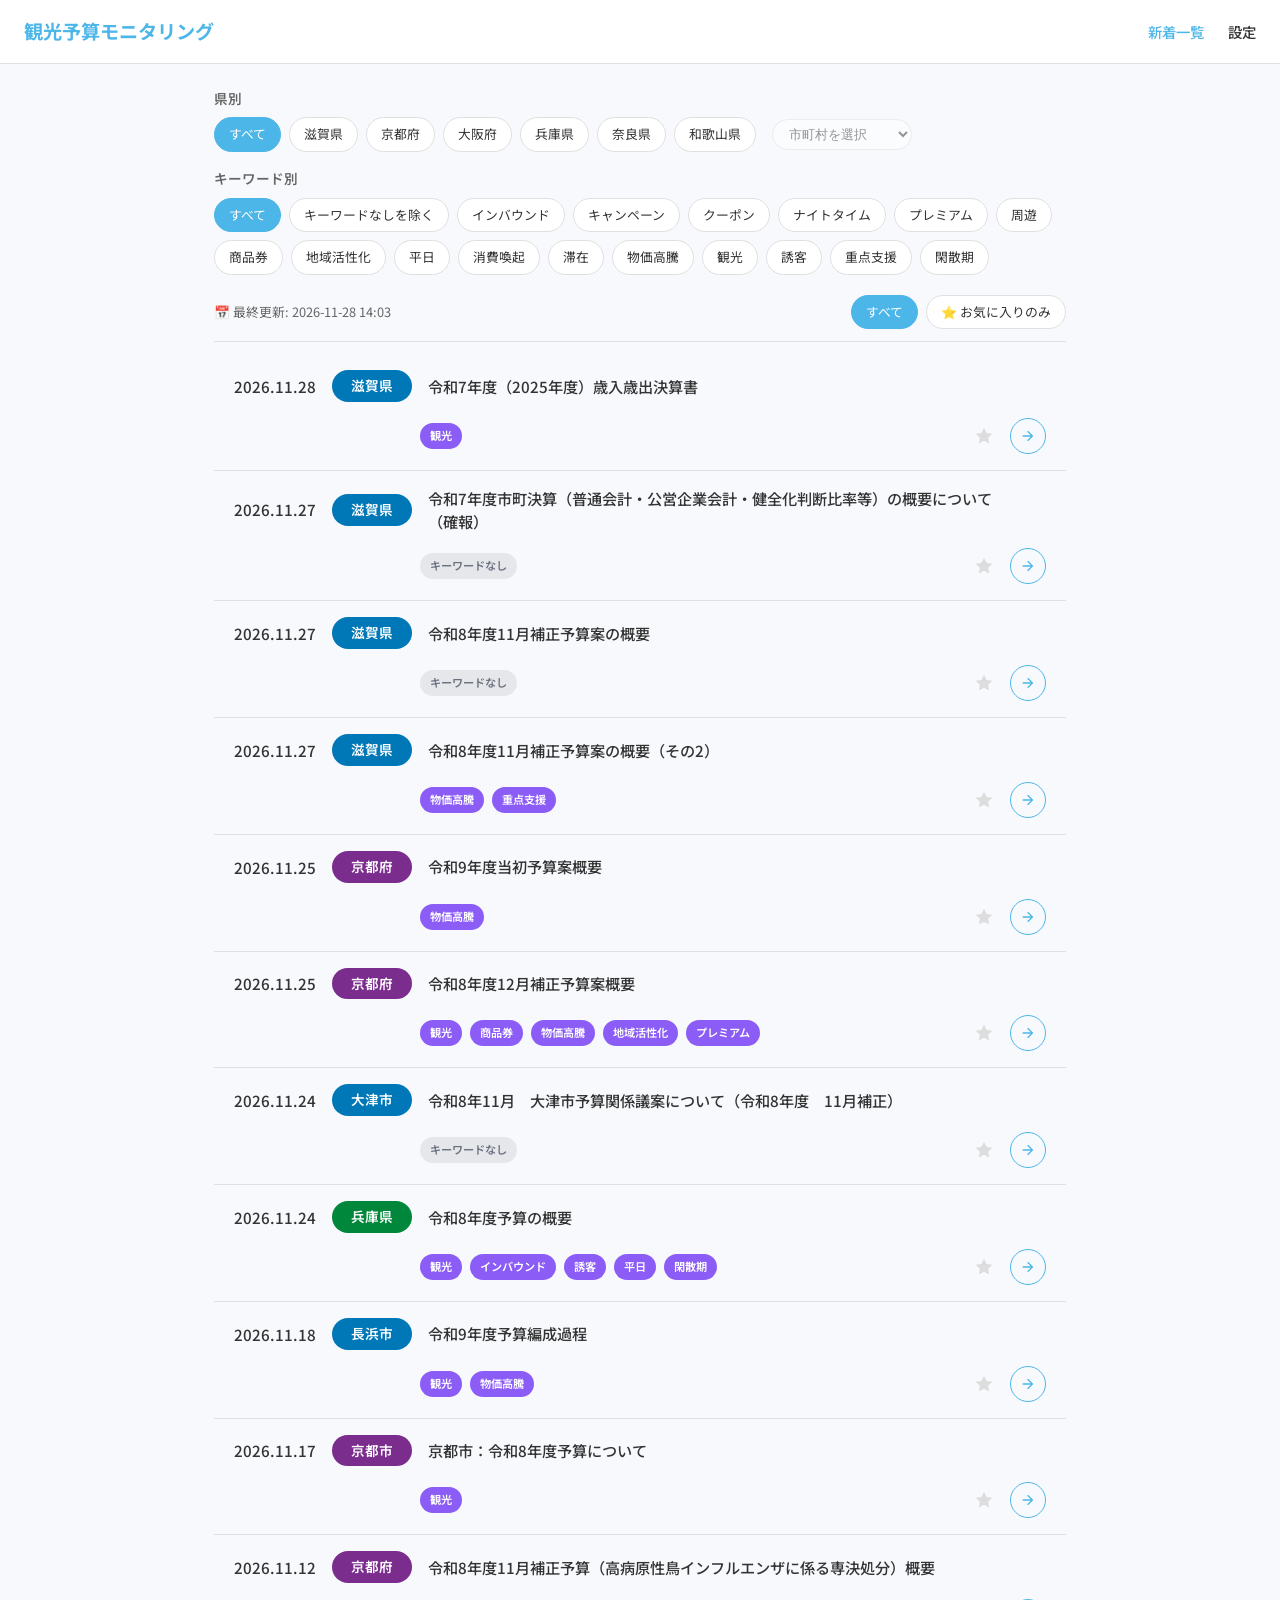
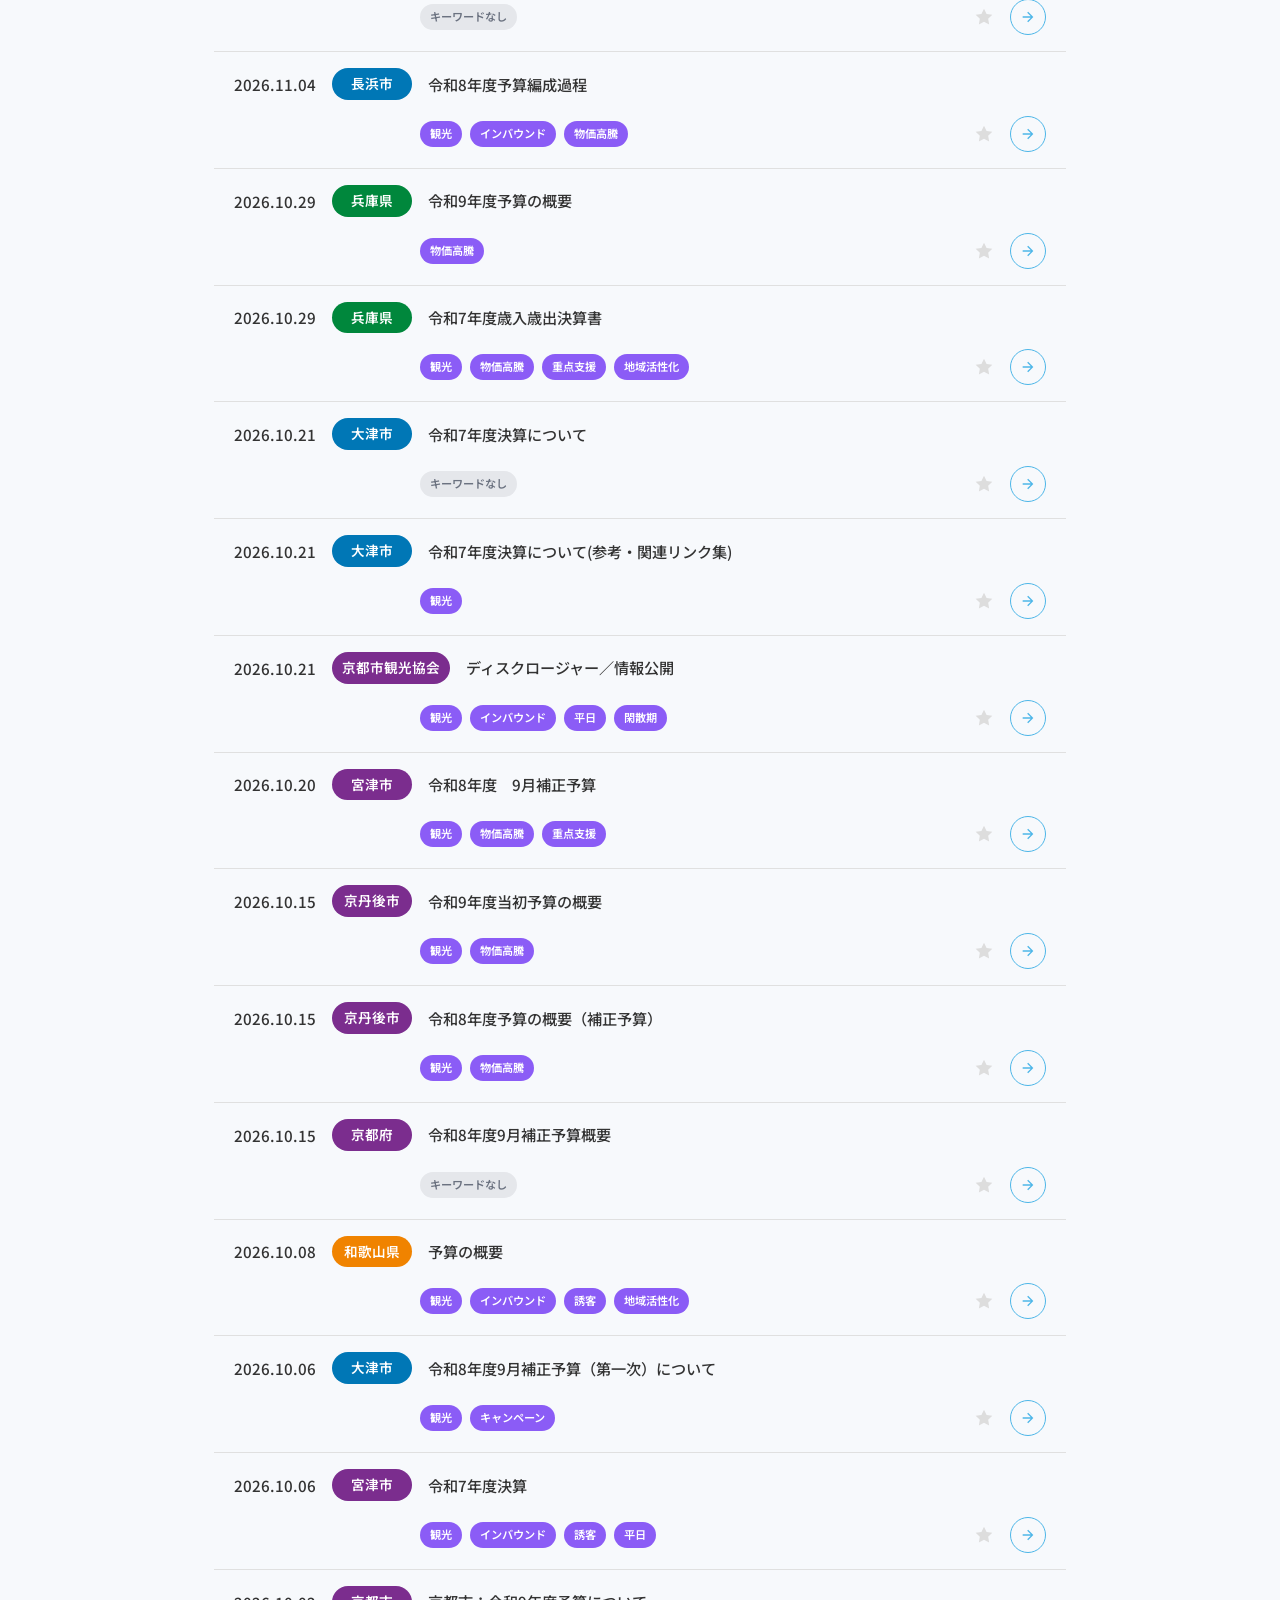
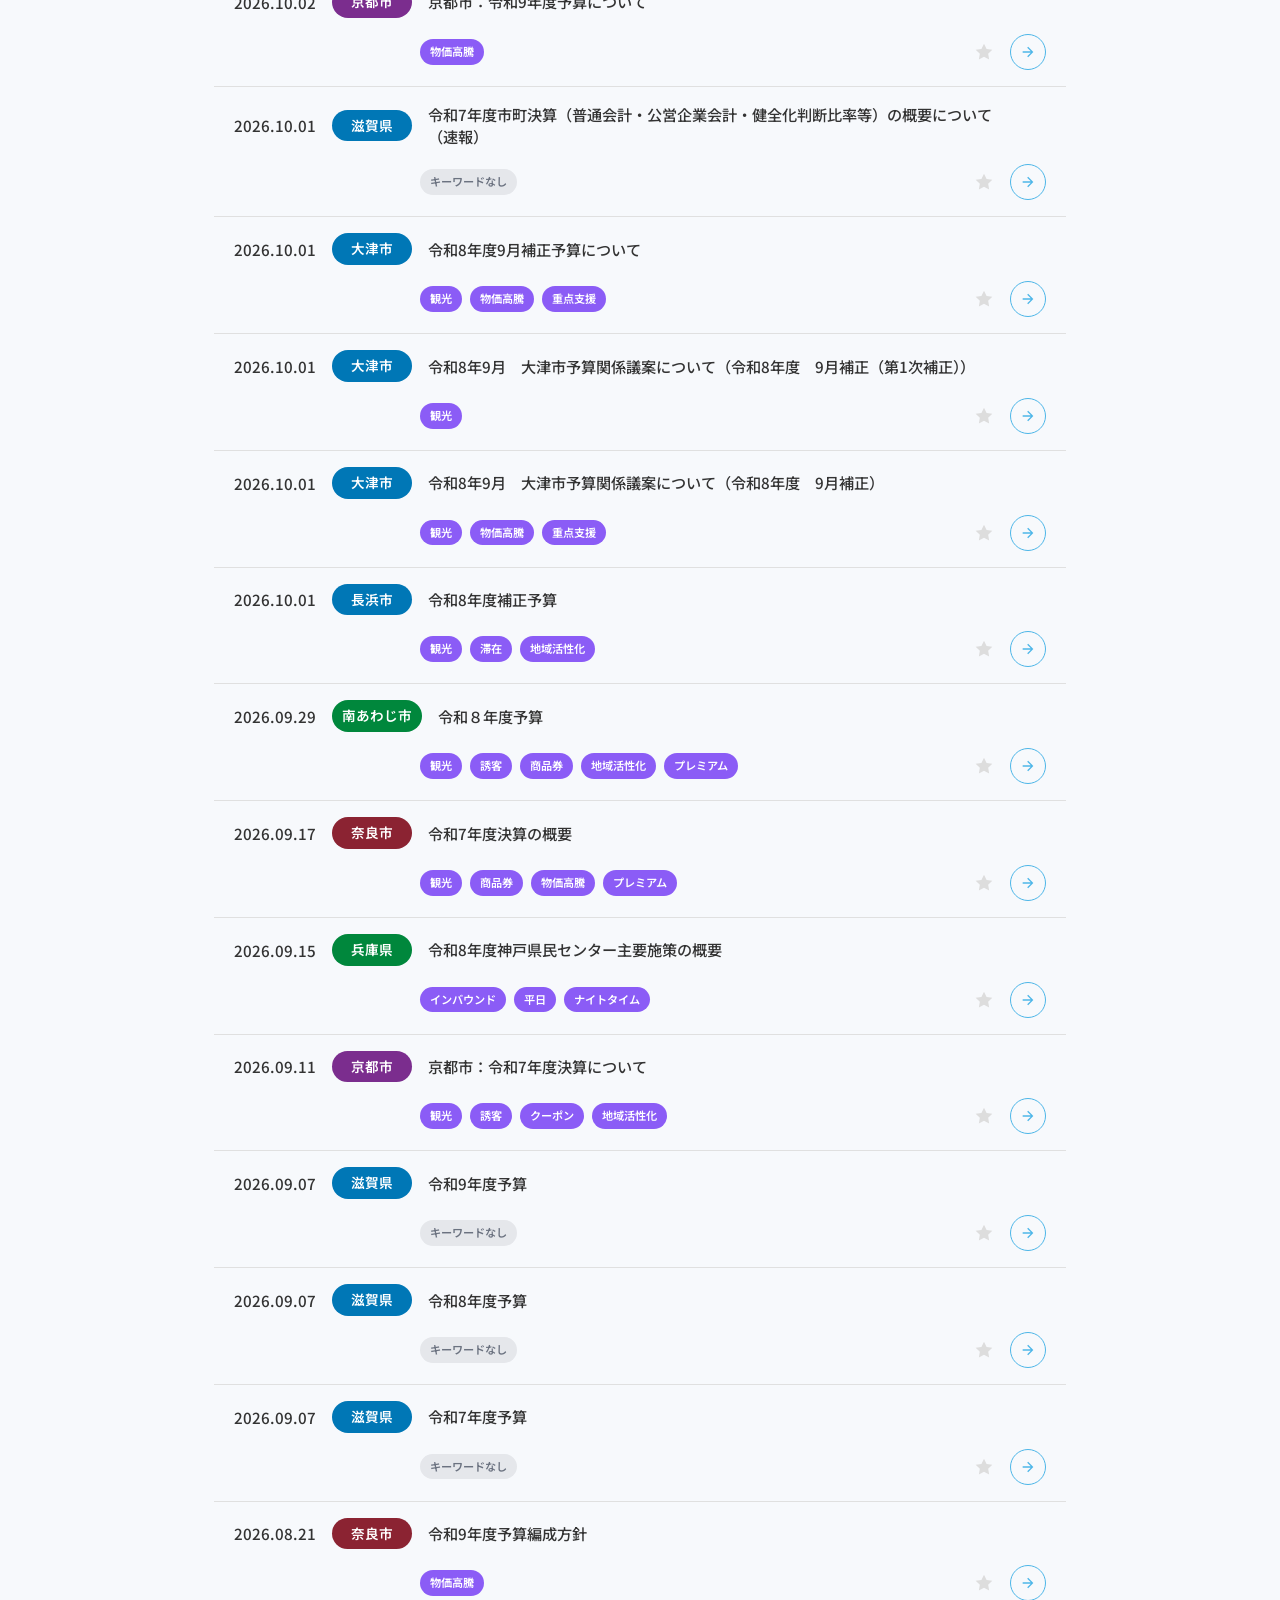
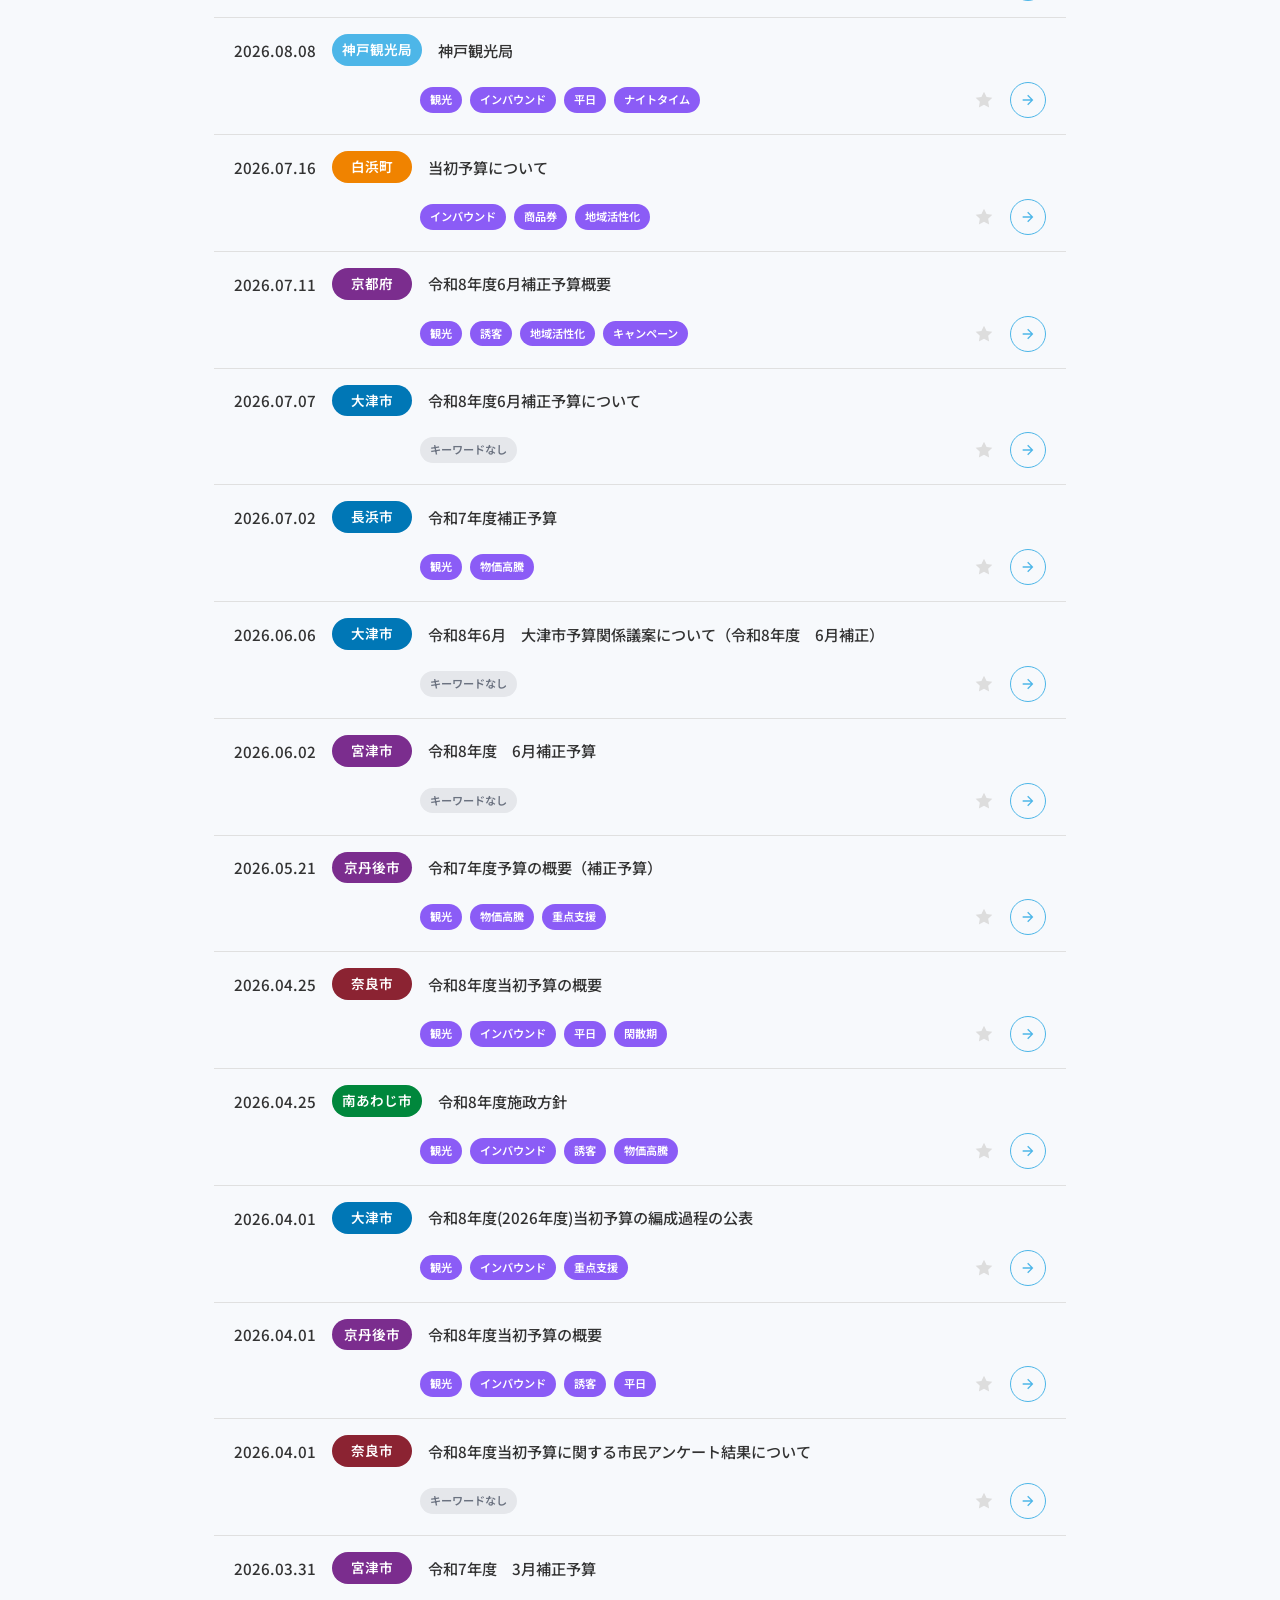
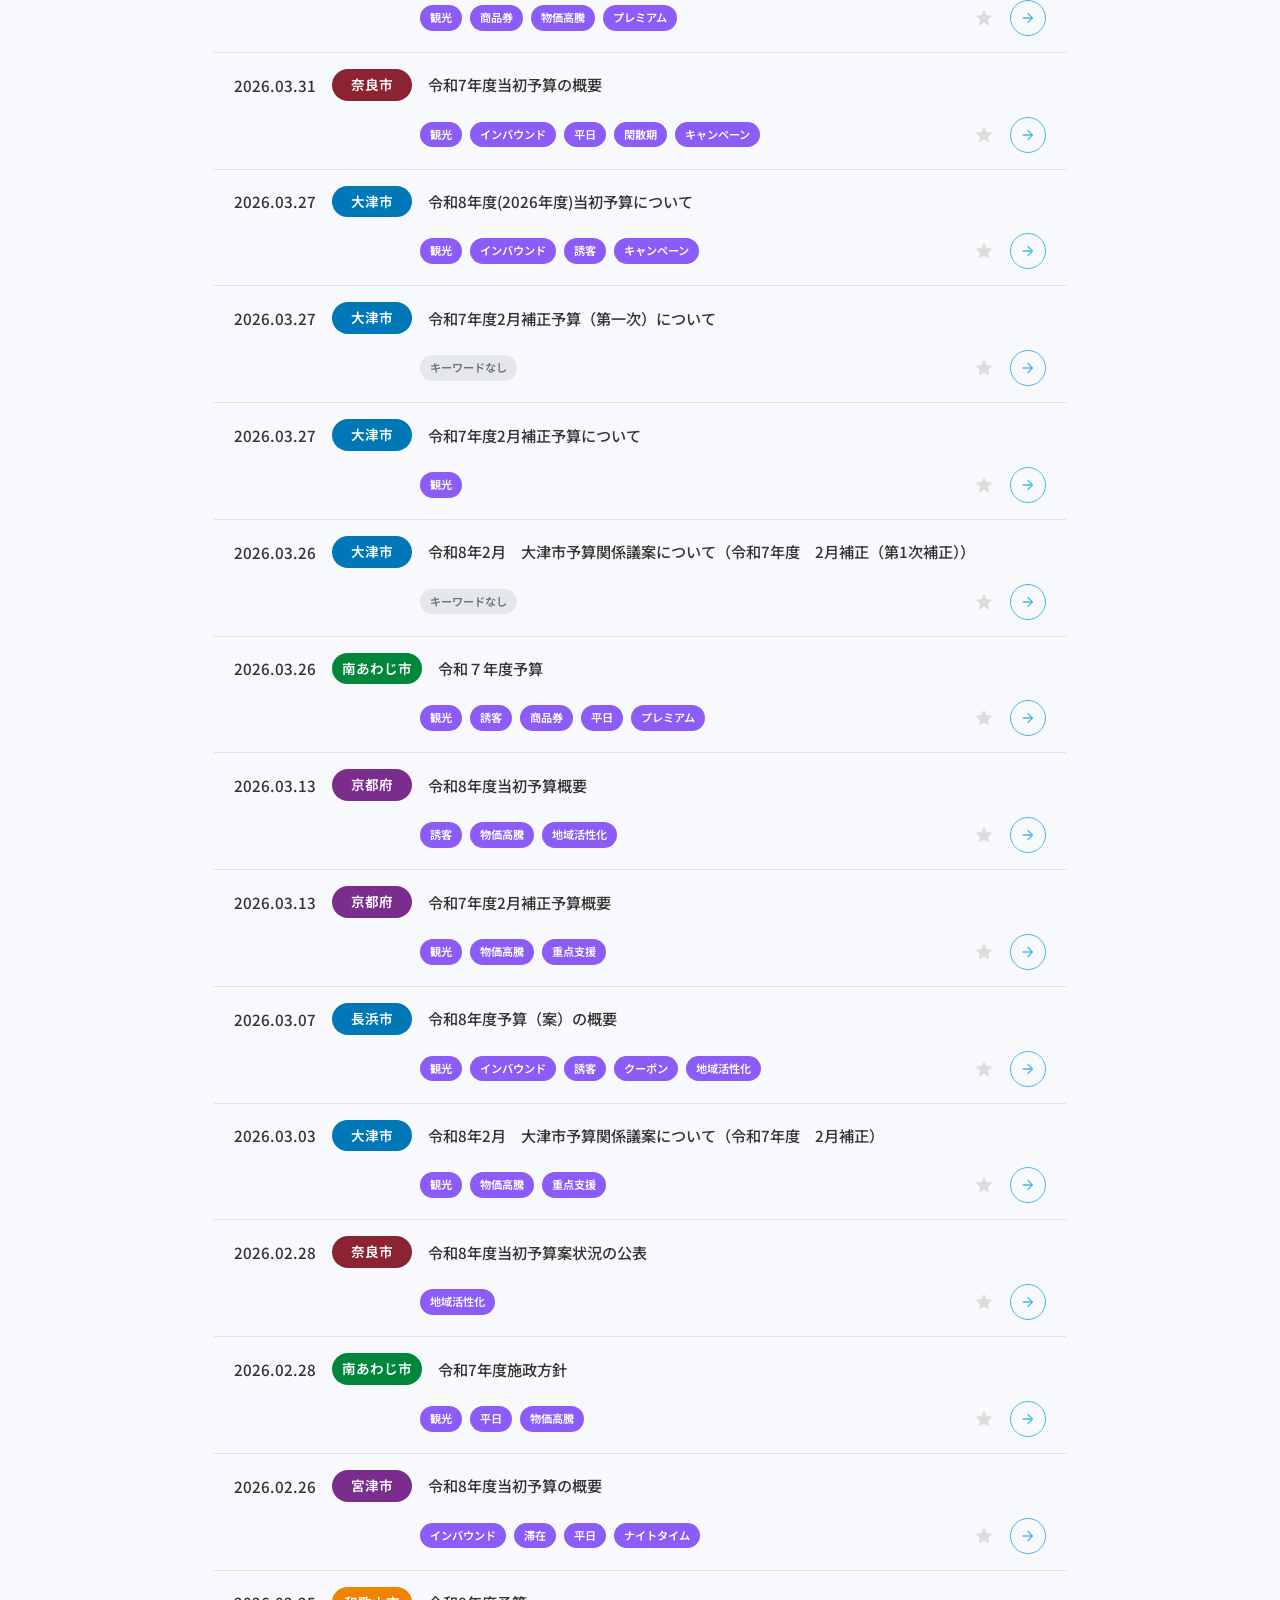
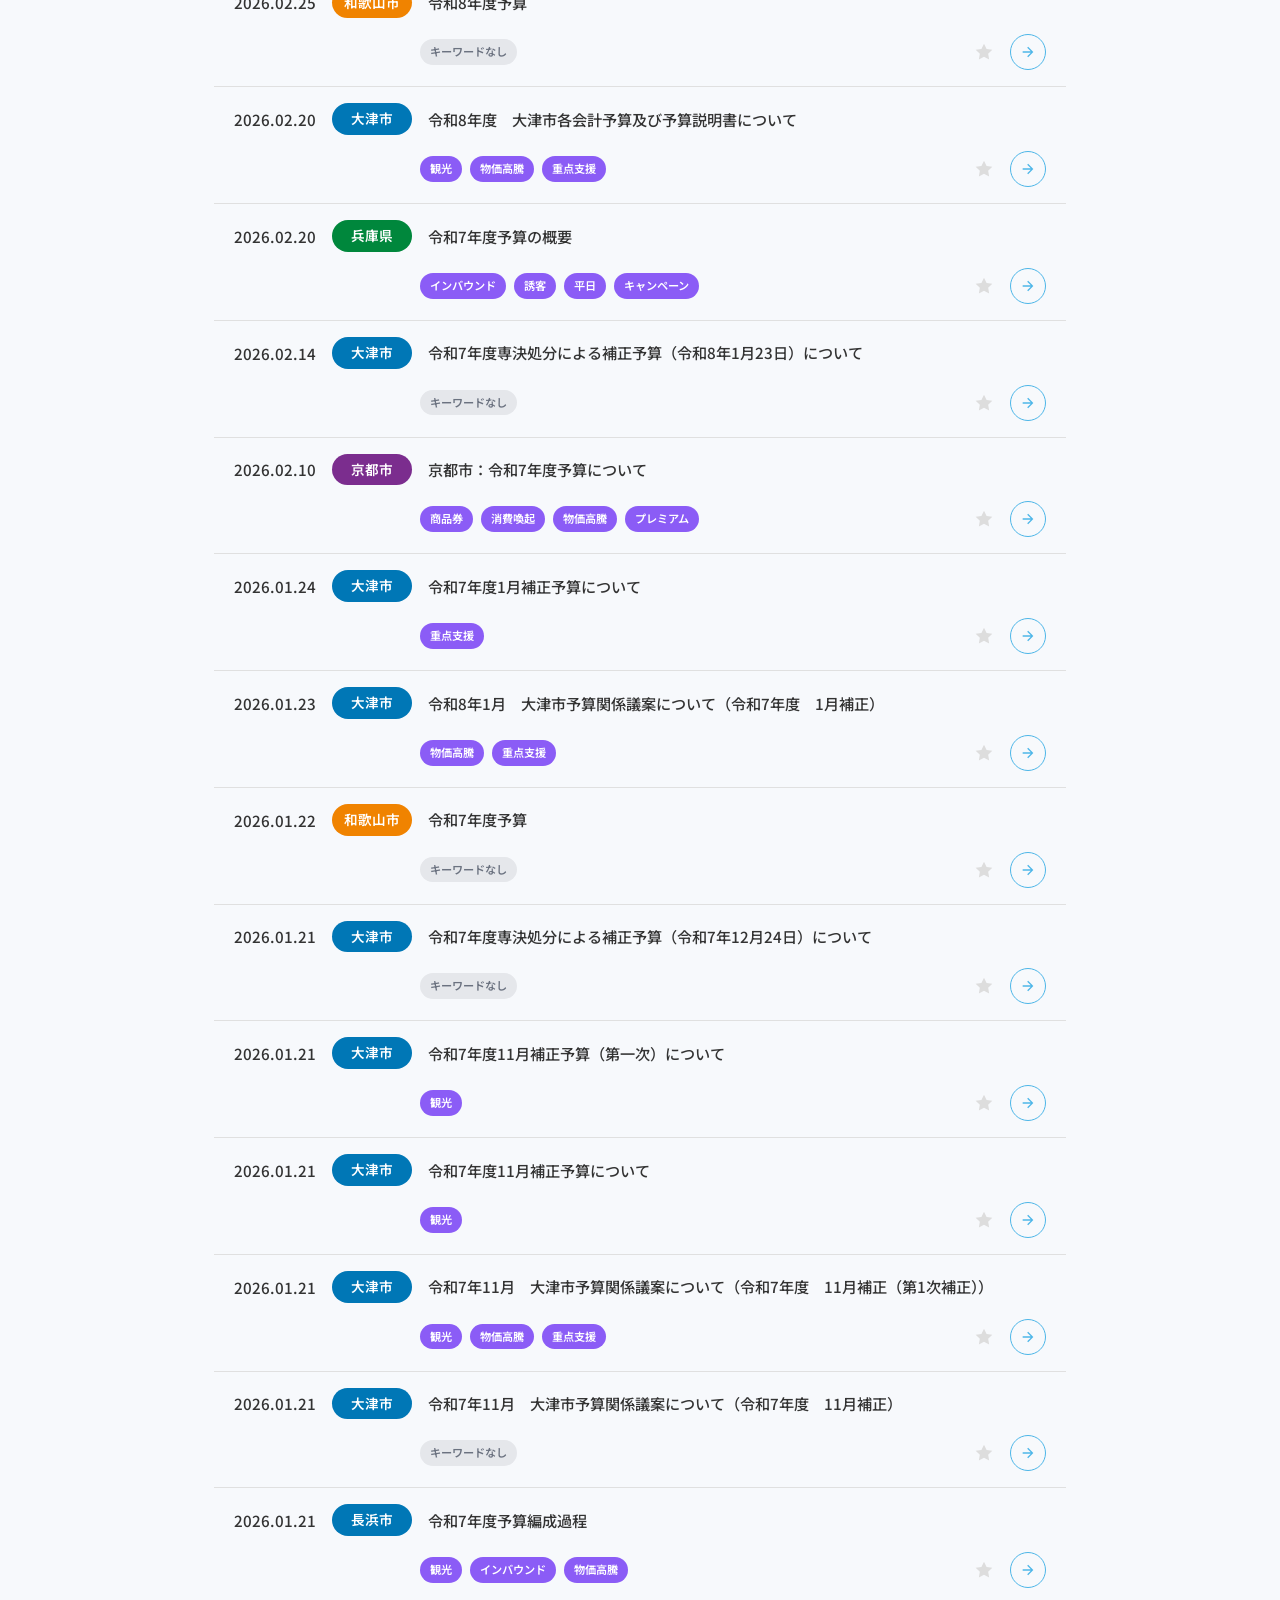
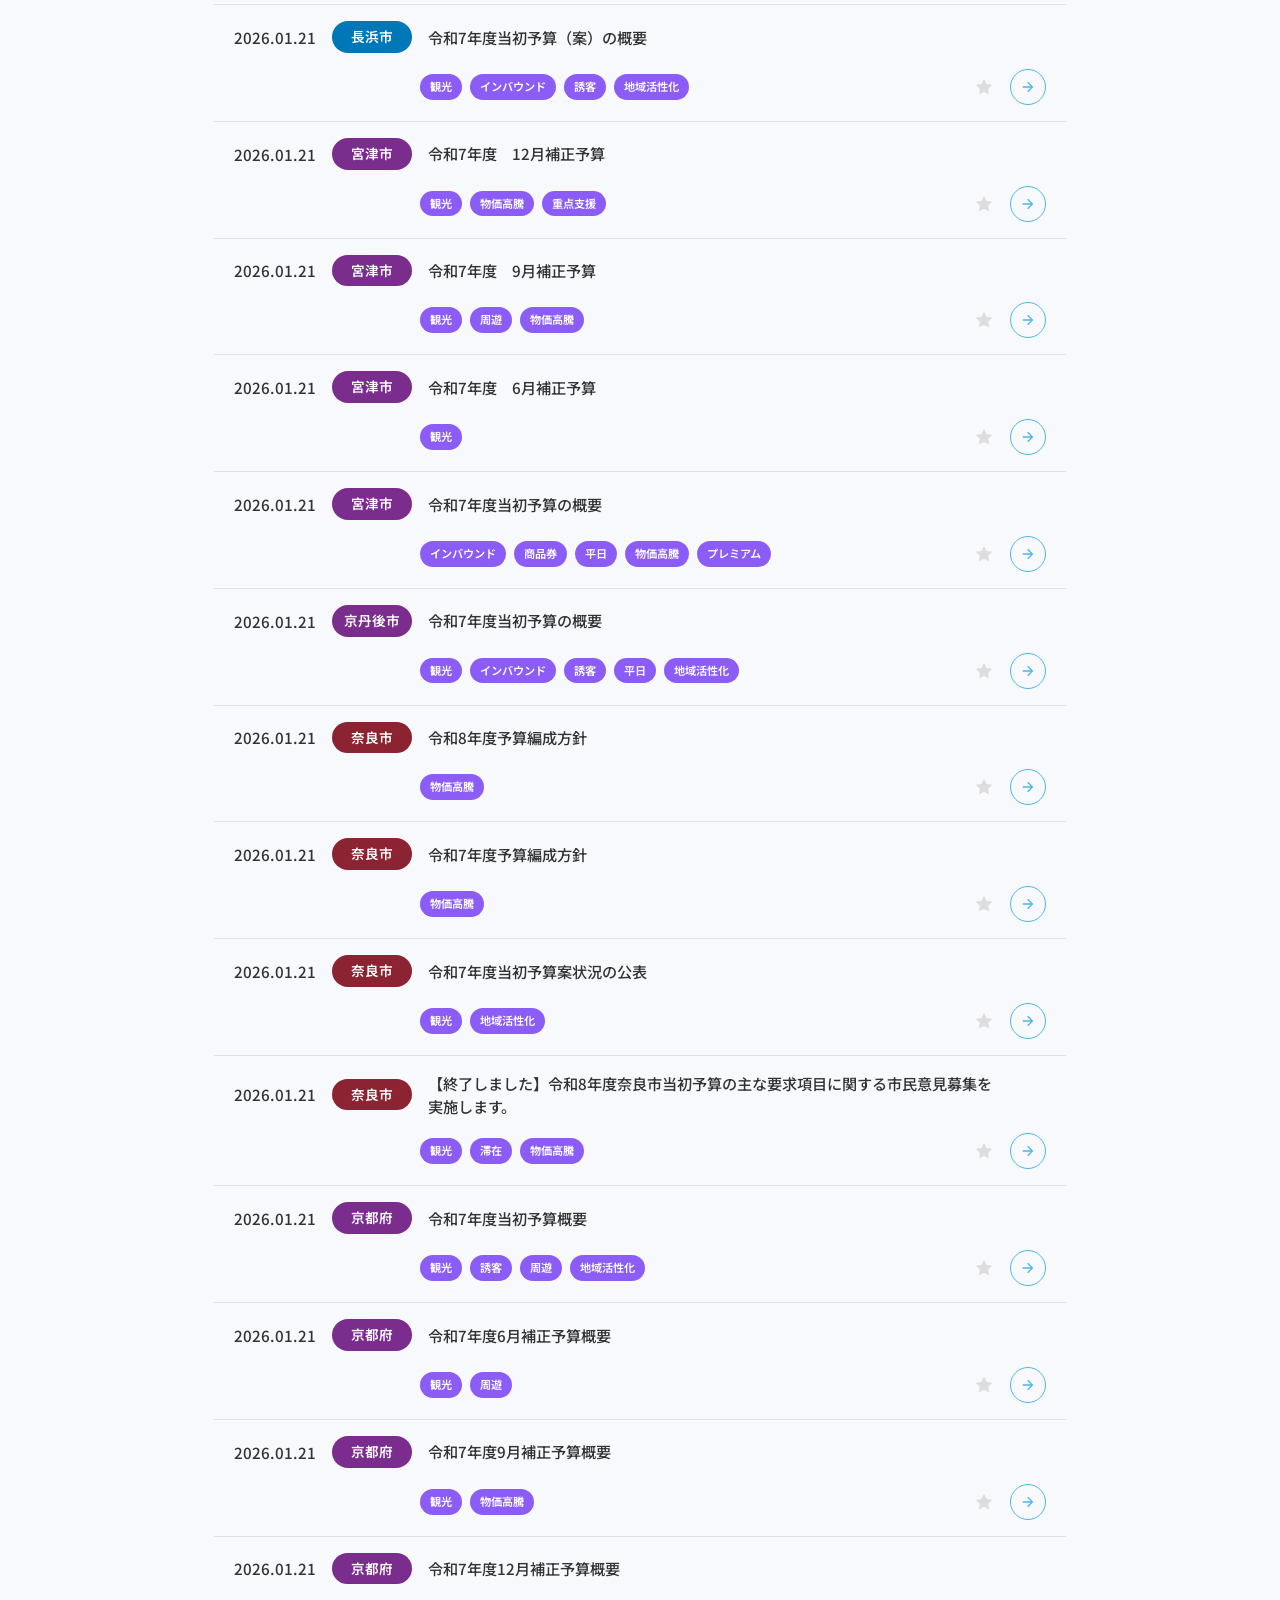
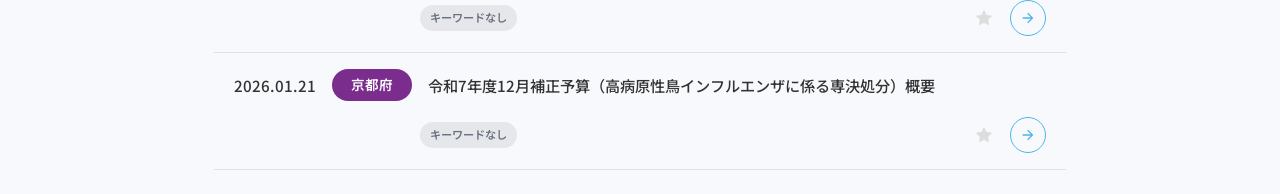
<file: static-site/index.html>
<!DOCTYPE html>
<html lang="ja">

<head>
    <meta charset="UTF-8">
    <meta name="viewport" content="width=device-width, initial-scale=1.0">
    <title>観光予算モニタリング - 新着一覧</title>
    <link rel="preconnect" href="https://fonts.googleapis.com">
    <link href="https://fonts.googleapis.com/css2?family=Noto+Sans+JP:wght@400;500;600;700&display=swap"
        rel="stylesheet">
    <link rel="stylesheet" href="css/style.css">
    <link rel="canonical" href="https://kanko-budget.vercel.app/index.html">
    <meta property="og:url" content="https://kanko-budget.vercel.app/index.html">
</head>

<body>
    <header class="header">
        <span class="brand">観光予算モニタリング</span>
        <nav class="nav-links">
            <a href="index.html" class="active">新着一覧</a>
            <a href="settings.html">設定</a>
        </nav>
    </header>

    <main class="container">
        <div id="app">
            <div class="loading">
                <div class="spinner"></div>
                <p>データを読み込み中...</p>
            </div>
        </div>
    </main>

    <script src="js/app.js"></script>
</body>

</html>
</file>
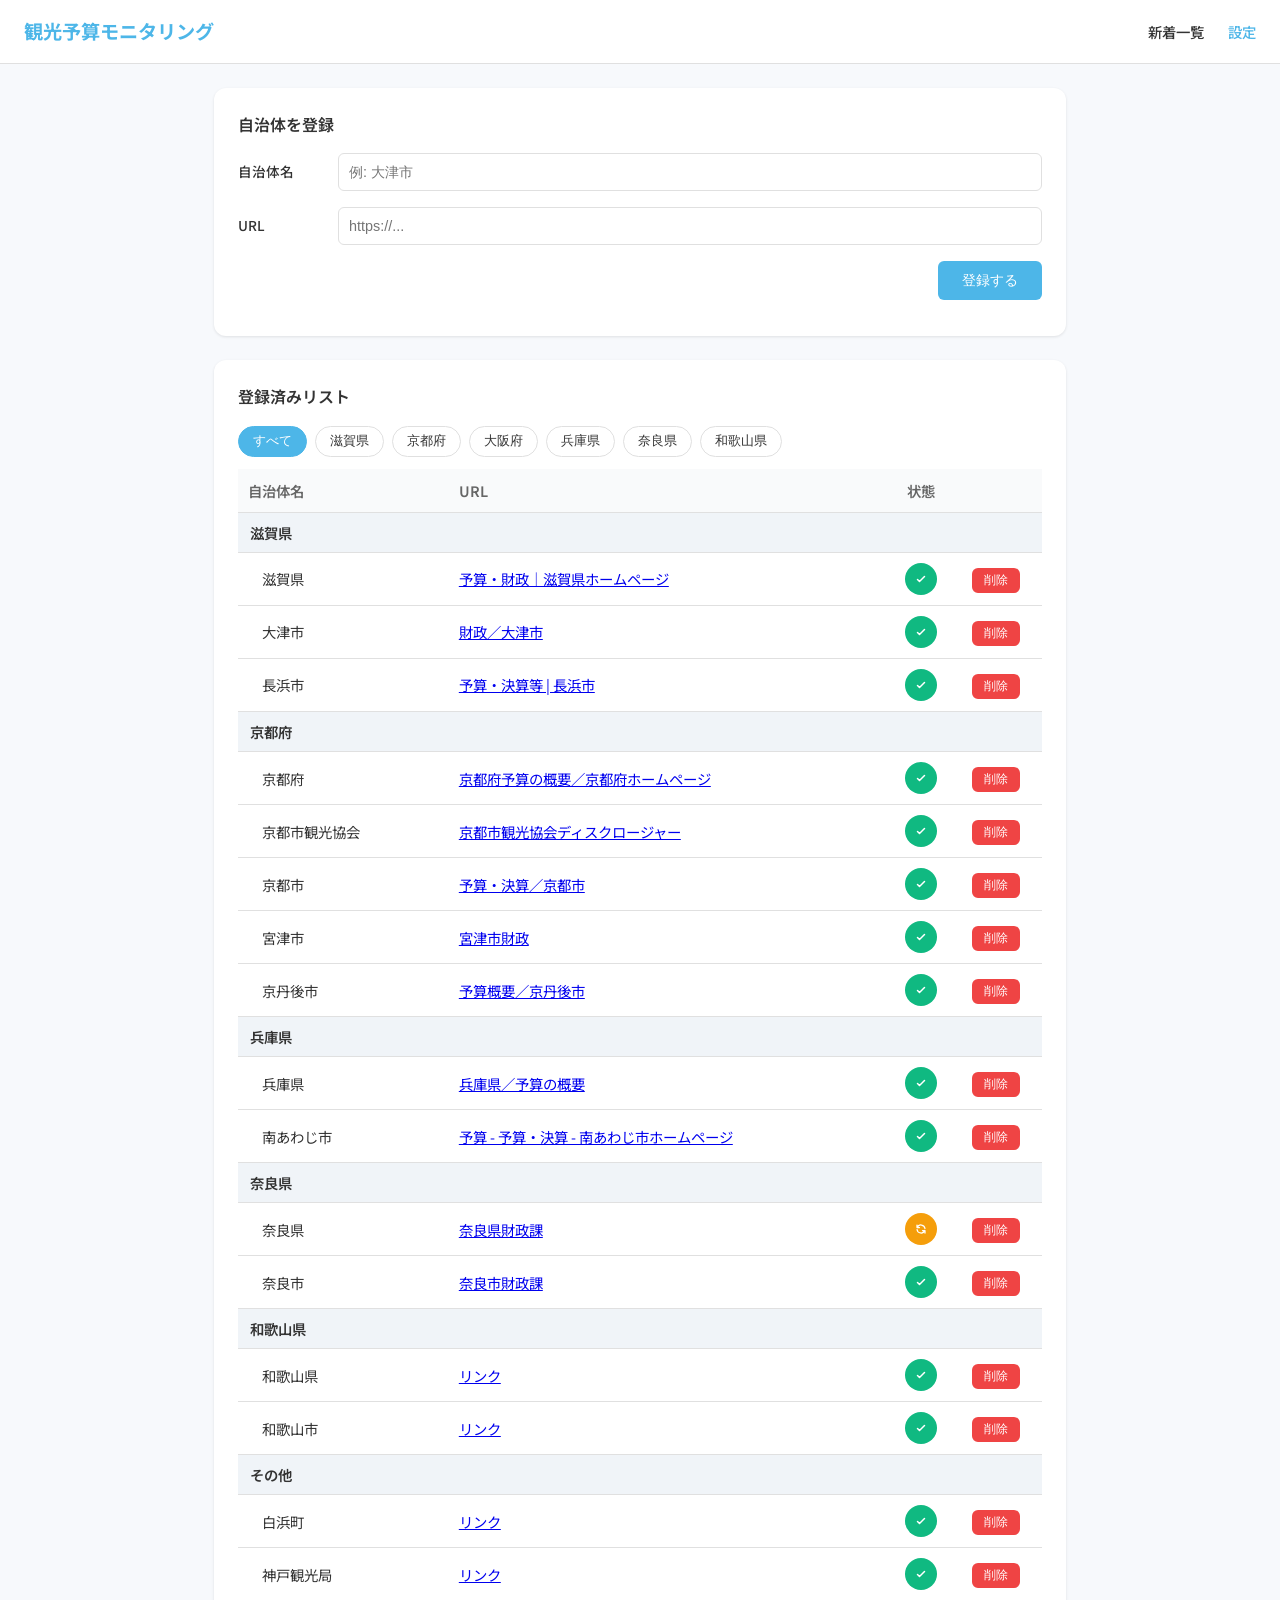
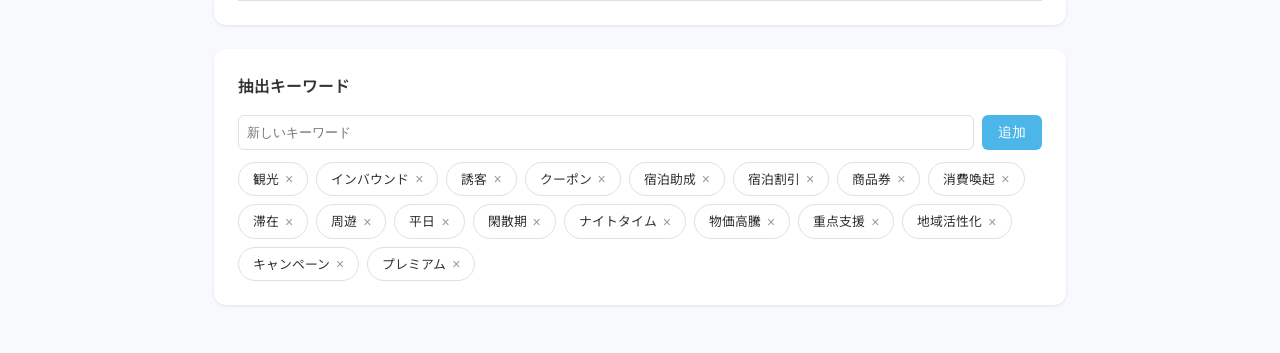
<file: static-site/settings.html>
<!DOCTYPE html>
<html lang="ja">

<head>
    <meta charset="UTF-8">
    <meta name="viewport" content="width=device-width, initial-scale=1.0">
    <title>観光予算モニタリング - 設定</title>
    <link rel="preconnect" href="https://fonts.googleapis.com">
    <link href="https://fonts.googleapis.com/css2?family=Noto+Sans+JP:wght@400;500;600;700&display=swap"
        rel="stylesheet">
    <link rel="stylesheet" href="css/style.css">
    <link rel="canonical" href="https://kanko-budget.vercel.app/settings.html">
    <meta property="og:url" content="https://kanko-budget.vercel.app/settings.html">
    <style>
        /* ローディングスピナーのスタイル */
        .spinner {
            display: inline-block;
            width: 16px;
            height: 16px;
            border: 2px solid #f3f3f3;
            border-top: 2px solid #3B82F6;
            border-radius: 50%;
            animation: spin 1s linear infinite;
        }

        @keyframes spin {
            0% {
                transform: rotate(0deg);
            }

            100% {
                transform: rotate(360deg);
            }
        }

        .status-badge {
            display: inline-flex;
            width: 32px;
            height: 32px;
            border-radius: 50%;
            align-items: center;
            justify-content: center;
            color: white;
        }

        .status-success {
            background-color: #10B981;
        }

        .status-error {
            background-color: #EF4444;
        }

        .status-pending {
            background-color: #F59E0B;
        }

        .status-icon {
            width: 18px;
            height: 18px;
        }

        /* 確認モーダル */
        .modal-overlay {
            display: none;
            position: fixed;
            top: 0;
            left: 0;
            width: 100%;
            height: 100%;
            background: rgba(0, 0, 0, 0.5);
            z-index: 1000;
            justify-content: center;
            align-items: center;
        }

        .modal-overlay.active {
            display: flex;
        }

        .modal-content {
            background: white;
            padding: 24px;
            border-radius: 12px;
            max-width: 400px;
            width: 90%;
            text-align: center;
            box-shadow: 0 4px 20px rgba(0, 0, 0, 0.15);
        }

        .modal-title {
            font-size: 1.2rem;
            font-weight: 600;
            margin-bottom: 12px;
            color: #1F2937;
        }

        .modal-message {
            font-size: 0.95rem;
            color: #6B7280;
            margin-bottom: 20px;
        }

        .modal-buttons {
            display: flex;
            gap: 12px;
            justify-content: center;
        }

        .modal-btn {
            padding: 10px 24px;
            border-radius: 8px;
            font-size: 0.95rem;
            cursor: pointer;
            border: none;
        }

        .modal-btn-cancel {
            background: #E5E7EB;
            color: #374151;
        }

        .modal-btn-confirm {
            background: #EF4444;
            color: white;
        }

        .modal-btn:hover {
            opacity: 0.9;
        }
    </style>
</head>

<body>
    <!-- 確認モーダル -->
    <div id="confirm-modal" class="modal-overlay">
        <div class="modal-content">
            <div class="modal-title">削除の確認</div>
            <div class="modal-message" id="modal-message">この自治体を削除しますか？</div>
            <div class="modal-buttons">
                <button class="modal-btn modal-btn-cancel" onclick="closeModal()">キャンセル</button>
                <button class="modal-btn modal-btn-confirm" id="modal-confirm-btn">削除する</button>
            </div>
        </div>
    </div>

    <header class="header">
        <span class="brand">観光予算モニタリング</span>
        <nav class="nav-links">
            <a href="index.html">新着一覧</a>
            <a href="settings.html" class="active">設定</a>
        </nav>
    </header>

    <main class="container">
        <!-- 自治体登録フォーム -->
        <div class="settings-section">
            <h2 class="settings-title">自治体を登録</h2>
            <form id="add-form">
                <div class="form-group">
                    <label for="municipality-name">自治体名</label>
                    <input type="text" id="municipality-name" placeholder="例: 大津市" required>
                </div>
                <div class="form-group">
                    <label for="target-url">URL</label>
                    <input type="url" id="target-url" placeholder="https://..." required>
                </div>
                <div class="btn-container">
                    <button type="submit" class="btn btn-primary">登録する</button>
                </div>
            </form>
            <p id="form-message" style="margin-top: 12px; font-size: 0.85rem;"></p>
        </div>

        <!-- 登録済みリスト -->
        <div class="settings-section">
            <h2 class="settings-title">登録済みリスト</h2>
            <div class="filter-chips" id="prefecture-filter" style="margin-bottom: 12px;">
                <button class="filter-chip active" data-pref="all" onclick="filterByPrefecture('all')">すべて</button>
                <button class="filter-chip" data-pref="滋賀県" onclick="filterByPrefecture('滋賀県')">滋賀県</button>
                <button class="filter-chip" data-pref="京都府" onclick="filterByPrefecture('京都府')">京都府</button>
                <button class="filter-chip" data-pref="大阪府" onclick="filterByPrefecture('大阪府')">大阪府</button>
                <button class="filter-chip" data-pref="兵庫県" onclick="filterByPrefecture('兵庫県')">兵庫県</button>
                <button class="filter-chip" data-pref="奈良県" onclick="filterByPrefecture('奈良県')">奈良県</button>
                <button class="filter-chip" data-pref="和歌山県" onclick="filterByPrefecture('和歌山県')">和歌山県</button>
            </div>
            <div class="table-container">
                <table>
                    <thead>
                        <tr>
                            <th>自治体名</th>
                            <th>URL</th>
                            <th>状態</th>
                            <th></th>
                        </tr>
                    </thead>
                    <tbody id="targets-list">
                        <tr>
                            <td colspan="4" class="loading">読み込み中...</td>
                        </tr>
                    </tbody>
                </table>
            </div>
        </div>

        <!-- キーワード一覧 -->
        <div class="settings-section">
            <h2 class="settings-title">抽出キーワード</h2>
            <div style="display: flex; gap: 8px; margin-bottom: 12px;">
                <input type="text" id="new-keyword" placeholder="新しいキーワード"
                    style="flex: 1; padding: 8px; border: 1px solid #E0E0E0; border-radius: 6px;">
                <button class="btn btn-primary" onclick="addKeyword()" style="padding: 8px 16px;">追加</button>
            </div>
            <p id="keyword-message" style="font-size: 0.85rem; margin-bottom: 8px;"></p>
            <div id="tags-list" class="filter-chips" style="margin-top: 12px;">
                読み込み中...
            </div>
        </div>
    </main>

    <script>
        let targets = [];
        let tags = [];
        let itemsData = null;
        let currentPrefectureFilter = 'all';

        // LocalStorageのキー
        const LS_KEY_PENDING = 'kanko_budget_pending_targets';
        const LS_KEY_DELETED = 'kanko_budget_deleted_ids';

        document.addEventListener('DOMContentLoaded', async () => {
            await loadData();
            renderTargets();
            renderTags();
        });

        async function loadData() {
            // エラーハンドリング付きのfetch関数
            const fetchJson = async (url, defaultValue) => {
                try {
                    const res = await fetch(url);
                    if (!res.ok) throw new Error(`Failed to load ${url}: ${res.status}`);
                    return await res.json();
                } catch (e) {
                    console.warn(e);
                    return defaultValue;
                }
            };

            // GitHub から直接 target_urls.csv を取得（リアルタイム反映）
            const fetchTargetsFromGitHub = async () => {
                try {
                    const timestamp = new Date().getTime(); // キャッシュ回避
                    const res = await fetch(`https://raw.githubusercontent.com/127ytko/kanko-budget/main/target_urls.csv?t=${timestamp}`);
                    if (!res.ok) throw new Error('Failed to fetch CSV from GitHub');
                    const csvText = await res.text();

                    // CSV をパース
                    const lines = csvText.trim().split('\n');
                    const targets = [];
                    for (let i = 1; i < lines.length; i++) {
                        const line = lines[i].trim();
                        if (!line) continue;

                        // CSV パース（ダブルクォート対応）
                        const parts = [];
                        let current = '';
                        let inQuotes = false;
                        for (let j = 0; j < line.length; j++) {
                            const char = line[j];
                            if (char === '"') {
                                inQuotes = !inQuotes;
                            } else if (char === ',' && !inQuotes) {
                                parts.push(current.trim());
                                current = '';
                            } else {
                                current += char;
                            }
                        }
                        parts.push(current.trim());

                        if (parts.length >= 3 && parts[0]) {
                            targets.push({
                                id: parts[0],
                                municipality: parts[1] || '',
                                url: parts[2] || '',
                                pageTitle: parts[4] || '' // Page_Title列
                            });
                        }
                    }
                    console.log('✅ GitHub から最新のターゲット一覧を取得:', targets.length, '件');
                    return targets;
                } catch (e) {
                    console.warn('GitHub からの取得に失敗、ローカルJSONにフォールバック:', e);
                    return await fetchJson('data/targets.json', []);
                }
            };

            const [serverTargets, serverTags, serverItems] = await Promise.all([
                fetchTargetsFromGitHub(),
                fetchJson('data/tags.json', []),
                fetchJson('data/items.json', { items: [] })
            ]);

            tags = serverTags;
            itemsData = serverItems;

            // --- データマージ処理 ---
            try {
                // 1. 削除済みIDの読み込み
                const deletedIds = JSON.parse(localStorage.getItem(LS_KEY_DELETED) || '[]');

                // 2. サーバーデータから削除済みを除外
                targets = serverTargets.filter(t => !deletedIds.includes(t.id.toString()));

                // 3. 追加待ちデータの読み込み
                let pendingTargets = JSON.parse(localStorage.getItem(LS_KEY_PENDING) || '[]');

                // 4. マージとクリーンアップ
                // サーバーに反映されたpendingデータはlocalStorageから削除する
                const newPendingTargets = [];
                pendingTargets.forEach(pending => {
                    const existsInServer = serverTargets.some(t => t.id.toString() === pending.id.toString());
                    if (!existsInServer) {
                        // まだサーバーにない -> リストに追加して維持
                        targets.push(pending);
                        newPendingTargets.push(pending);
                    }
                });

                // localStorageを更新（反映されたものを削除）
                localStorage.setItem(LS_KEY_PENDING, JSON.stringify(newPendingTargets));

                // 削除済みIDも、サーバーから消えていればlocalStorageから消す（クリーンアップ）
                const newDeletedIds = deletedIds.filter(delId => serverTargets.some(t => t.id.toString() === delId));
                localStorage.setItem(LS_KEY_DELETED, JSON.stringify(newDeletedIds));

            } catch (error) {
                console.error('データ処理中にエラーが発生しました:', error);
                // エラー時でも最低限サーバーデータは表示する
                if (!targets || targets.length === 0) targets = serverTargets || [];
            }
        }

        function renderTargets() {
            const tbody = document.getElementById('targets-list');

            if (targets.length === 0) {
                tbody.innerHTML = '<tr><td colspan="4">登録されている自治体はありません</td></tr>';
                return;
            }

            // 府県の順序を定義
            const prefectureOrder = ["滋賀県", "京都府", "大阪府", "兵庫県", "奈良県", "和歌山県"];

            // 府県と市町村のマッピング
            const prefectureMapping = {
                "滋賀県": ["滋賀県", "大津市", "彦根市", "長浜市", "近江八幡市", "草津市", "守山市", "栗東市", "甲賀市", "野洲市", "湖南市", "高島市", "東近江市", "米原市"],
                "京都府": ["京都府", "京都市観光協会", "京都市", "福知山市", "舞鶴市", "綾部市", "宇治市", "宮津市", "亀岡市", "城陽市", "向日市", "長岡京市", "八幡市", "京田辺市", "京丹後市", "南丹市", "木津川市"],
                "大阪府": ["大阪府", "大阪市", "堺市", "岸和田市", "豊中市", "池田市", "吹田市", "泉大津市", "高槻市", "貝塚市", "守口市", "枚方市", "茨木市", "八尾市", "泉佐野市", "富田林市", "寝屋川市", "河内長野市", "松原市", "大東市", "和泉市", "箕面市", "柏原市", "羽曳野市", "門真市", "摂津市", "高石市", "藤井寺市", "東大阪市", "泉南市", "四條畷市", "交野市", "大阪狭山市", "阪南市"],
                "兵庫県": ["兵庫県", "神戸市", "姫路市", "尼崎市", "明石市", "西宮市", "洲本市", "芦屋市", "伊丹市", "相生市", "豊岡市", "加古川市", "赤穂市", "西脇市", "宝塚市", "三木市", "高砂市", "川西市", "小野市", "三田市", "加西市", "丹波篠山市", "養父市", "丹波市", "南あわじ市", "朝来市", "淡路市", "宍粟市", "加東市", "たつの市"],
                "奈良県": ["奈良県", "奈良市", "大和高田市", "大和郡山市", "天理市", "橿原市", "桜井市", "五條市", "御所市", "生駒市", "香芝市", "葛城市", "宇陀市"],
                "和歌山県": ["和歌山県", "和歌山市", "海南市", "橋本市", "有田市", "御坊市", "田辺市", "新宮市", "紀の川市", "岩出市"]
            };

            // 市町村から府県を取得する関数
            function getPrefecture(municipality) {
                for (const [pref, cities] of Object.entries(prefectureMapping)) {
                    if (cities.includes(municipality)) {
                        return pref;
                    }
                }
                return "その他";
            }

            // スクレイピング済みの自治体およびPending判定
            const scrapedMunicipalities = new Set();
            if (itemsData && itemsData.items) {
                itemsData.items.forEach(item => {
                    scrapedMunicipalities.add(item.municipality);
                });
            }

            // Pending中のアイテムIDを取得
            const pendingTargets = JSON.parse(localStorage.getItem(LS_KEY_PENDING) || '[]');
            const pendingIds = new Set(pendingTargets.map(t => t.id.toString()));

            // フィルター適用
            let filteredTargets = targets;
            if (currentPrefectureFilter !== 'all') {
                filteredTargets = targets.filter(target => getPrefecture(target.municipality) === currentPrefectureFilter);
            }

            if (filteredTargets.length === 0) {
                tbody.innerHTML = '<tr><td colspan="4">該当する自治体はありません</td></tr>';
                return;
            }

            // 府県ごとにグループ化
            const grouped = {};
            prefectureOrder.forEach(pref => grouped[pref] = []);
            grouped["その他"] = [];

            filteredTargets.forEach(target => {
                const pref = getPrefecture(target.municipality);
                if (grouped[pref]) {
                    grouped[pref].push(target);
                } else {
                    grouped["その他"].push(target);
                }
            });

            // 各府県内で自治体コード順（prefectureMapping配列の順序）にソート
            for (const pref of prefectureOrder) {
                if (grouped[pref] && prefectureMapping[pref]) {
                    const order = prefectureMapping[pref];
                    grouped[pref].sort((a, b) => {
                        const indexA = order.indexOf(a.municipality);
                        const indexB = order.indexOf(b.municipality);
                        // リストにない場合は末尾に
                        const posA = indexA === -1 ? 9999 : indexA;
                        const posB = indexB === -1 ? 9999 : indexB;
                        return posA - posB;
                    });
                }
            }

            // HTMLを生成
            let html = '';
            const prefecturesWithData = currentPrefectureFilter === 'all' ? prefectureOrder : [currentPrefectureFilter];

            prefecturesWithData.forEach(pref => {
                if (grouped[pref] && grouped[pref].length > 0) {
                    if (currentPrefectureFilter === 'all') {
                        html += `<tr><td colspan="4" style="background: #F0F4F8; font-weight: 600; padding: 8px 12px;">${pref}</td></tr>`;
                    }
                    grouped[pref].forEach(target => {
                        const hasData = scrapedMunicipalities.has(target.municipality);
                        const isPending = pendingIds.has(target.id.toString());
                        // const isPending = pendingIds.has(target.id.toString()); // No longer used

                        let statusBadge = '';
                        const checkIcon = '<svg class="status-icon" fill="none" viewBox="0 0 24 24" stroke="currentColor"><path stroke-linecap="round" stroke-linejoin="round" stroke-width="3" d="M5 13l4 4L19 7"/></svg>';
                        // 更新アイコンの線を太く(2.5)
                        const syncIcon = '<svg class="status-icon" fill="none" viewBox="0 0 24 24" stroke="currentColor"><path stroke-linecap="round" stroke-linejoin="round" stroke-width="2.5" d="M4 4v5h.582m15.356 2A8.001 8.001 0 004.582 9m0 0H9m11 11v-5h-.581m0 0a8.003 8.003 0 01-15.357-2m15.357 2H15"/></svg>';
                        // const errorIcon = '<svg class="status-icon" fill="none" viewBox="0 0 24 24" stroke="currentColor"><path stroke-linecap="round" stroke-linejoin="round" stroke-width="3" d="M6 18L18 6M6 6l12 12"/></svg>'; // No longer used

                        if (hasData) {
                            // スクレイピング結果あり → 成功
                            statusBadge = `<span class="status-badge status-success">${checkIcon}</span>`;
                        } else {
                            // スクレイピング結果なし → 更新中（次回スクレイピングで処理予定）
                            statusBadge = `<span class="status-badge status-pending" title="次回スクレイピングで処理予定">${syncIcon}</span>`;
                        }

                        html += `
                            <tr>
                                <td${currentPrefectureFilter === 'all' ? ' style="padding-left: 24px;"' : ''}>${target.municipality}</td>
                                <td><a href="${target.url}" target="_blank">${target.pageTitle || 'リンク'}</a></td>
                                <td>${statusBadge}</td>
                                <td>
                                    <button class="btn btn-danger" onclick="deleteTarget('${target.id}')" style="padding: 4px 12px; font-size: 0.75rem;">削除</button>
                                </td>
                            </tr>
                        `;
                    });
                }
            });

            // その他（すべて表示の場合のみ）
            if (currentPrefectureFilter === 'all' && grouped["その他"].length > 0) {
                html += `<tr><td colspan="4" style="background: #F0F4F8; font-weight: 600; padding: 8px 12px;">その他</td></tr>`;
                grouped["その他"].forEach(target => {
                    const hasData = scrapedMunicipalities.has(target.municipality);
                    const isPending = pendingIds.has(target.id.toString());

                    let statusBadge = '';
                    const checkIcon = '<svg class="status-icon" fill="none" viewBox="0 0 24 24" stroke="currentColor"><path stroke-linecap="round" stroke-linejoin="round" stroke-width="3" d="M5 13l4 4L19 7"/></svg>';
                    const syncIcon = '<svg class="status-icon" fill="none" viewBox="0 0 24 24" stroke="currentColor"><path stroke-linecap="round" stroke-linejoin="round" stroke-width="2.5" d="M4 4v5h.582m15.356 2A8.001 8.001 0 004.582 9m0 0H9m11 11v-5h-.581m0 0a8.003 8.003 0 01-15.357-2m15.357 2H15"/></svg>';

                    if (hasData) {
                        // スクレイピング結果あり → 成功
                        statusBadge = `<span class="status-badge status-success">${checkIcon}</span>`;
                    } else {
                        // スクレイピング結果なし → 更新中
                        statusBadge = `<span class="status-badge status-pending" title="次回スクレイピングで処理予定">${syncIcon}</span>`;
                    }

                    html += `
                        <tr>
                            <td style="padding-left: 24px;">${target.municipality}</td>
                            <td><a href="${target.url}" target="_blank">${target.pageTitle || 'リンク'}</a></td>
                            <td>${statusBadge}</td>
                            <td>
                                <button class="btn btn-danger" onclick="deleteTarget('${target.id}')" style="padding: 4px 12px; font-size: 0.75rem;">削除</button>
                            </td>
                        </tr>
                    `;
                });
            }

            tbody.innerHTML = html;
        }

        function filterByPrefecture(pref) {
            currentPrefectureFilter = pref;

            // フィルターチップのアクティブ状態を更新
            document.querySelectorAll('#prefecture-filter .filter-chip').forEach(chip => {
                chip.classList.remove('active');
                if (chip.dataset.pref === pref) {
                    chip.classList.add('active');
                }
            });

            renderTargets();
        }

        function renderTags() {
            const container = document.getElementById('tags-list');

            if (tags.length === 0) {
                container.innerHTML = 'キーワードが登録されていません';
                return;
            }

            container.innerHTML = tags.map(tag => `
                <span class="filter-chip" style="display: inline-flex; align-items: center; gap: 6px;">
                    ${tag.tag}
                    <button onclick="deleteKeyword('${tag.id}')" style="background: none; border: none; cursor: pointer; color: #999; font-size: 14px; padding: 0;">&times;</button>
                </span>
            `).join('');
        }

        // フォーム送信
        document.getElementById('add-form').addEventListener('submit', async (e) => {
            e.preventDefault();

            const name = document.getElementById('municipality-name').value;
            const url = document.getElementById('target-url').value;
            const messageEl = document.getElementById('form-message');

            try {
                // Vercel Serverless Functionを呼び出し
                const response = await fetch('/api/add-municipality', {
                    method: 'POST',
                    headers: { 'Content-Type': 'application/json' },
                    body: JSON.stringify({ municipality: name, url: url })
                });

                if (response.ok) {
                    const result = await response.json();
                    messageEl.style.color = '#059669';
                    messageEl.textContent = '✅ 登録しました。2〜3分でサーバーに反映されます。';
                    document.getElementById('add-form').reset();

                    const newTarget = {
                        id: result.id,
                        municipality: name,
                        url: url,
                        pageTitle: ''
                    };

                    // UIに即時反映
                    targets.push(newTarget);

                    // LocalStorageに保存
                    const pendingTargets = JSON.parse(localStorage.getItem(LS_KEY_PENDING) || '[]');
                    pendingTargets.push(newTarget);
                    localStorage.setItem(LS_KEY_PENDING, JSON.stringify(pendingTargets));

                    renderTargets();

                } else {
                    throw new Error('登録に失敗しました');
                }
            } catch (error) {
                messageEl.style.color = '#DC2626';
                messageEl.textContent = '❌ ' + error.message;
            }
        });

        // モーダル関連
        let pendingDeleteId = null;

        function showDeleteModal(id, name) {
            pendingDeleteId = id;
            document.getElementById('modal-message').textContent = `「${name}」を削除しますか？`;
            document.getElementById('confirm-modal').classList.add('active');
        }

        function closeModal() {
            pendingDeleteId = null;
            document.getElementById('confirm-modal').classList.remove('active');
        }

        document.getElementById('modal-confirm-btn').addEventListener('click', async () => {
            if (!pendingDeleteId) return;
            const id = pendingDeleteId;
            closeModal();
            await executeDelete(id);
        });

        function deleteTarget(id) {
            const target = targets.find(t => t.id.toString() === id.toString());
            const name = target ? target.municipality : '不明';
            showDeleteModal(id, name);
        }

        async function executeDelete(id) {
            try {
                const response = await fetch('/api/delete-municipality', {
                    method: 'POST',
                    headers: { 'Content-Type': 'application/json' },
                    body: JSON.stringify({ id: id })
                });

                if (response.ok) {
                    // 成功メッセージをページ内に表示
                    const msg = document.getElementById('form-message');
                    msg.style.color = '#059669';
                    msg.textContent = '✅ 削除しました。2〜3分でサーバーに反映されます。';

                    // UIから即時削除
                    targets = targets.filter(t => t.id !== id && t.id.toString() !== id.toString());

                    // 削除IDをLocalStorageに保存
                    const deletedIds = JSON.parse(localStorage.getItem(LS_KEY_DELETED) || '[]');
                    deletedIds.push(id.toString());
                    localStorage.setItem(LS_KEY_DELETED, JSON.stringify(deletedIds));

                    // Pendingからも削除
                    let pendingTargets = JSON.parse(localStorage.getItem(LS_KEY_PENDING) || '[]');
                    pendingTargets = pendingTargets.filter(t => t.id.toString() !== id.toString());
                    localStorage.setItem(LS_KEY_PENDING, JSON.stringify(pendingTargets));

                    renderTargets();

                } else {
                    throw new Error('削除に失敗しました');
                }
            } catch (error) {
                const msg = document.getElementById('form-message');
                msg.style.color = '#DC2626';
                msg.textContent = '❌ エラー: ' + error.message;
            }
        }

        // キーワード追加
        async function addKeyword() {
            const keyword = document.getElementById('new-keyword').value.trim();
            const messageEl = document.getElementById('keyword-message');

            if (!keyword) {
                messageEl.style.color = '#DC2626';
                messageEl.textContent = '❌ キーワードを入力してください';
                return;
            }

            try {
                const response = await fetch('/api/add-keyword', {
                    method: 'POST',
                    headers: { 'Content-Type': 'application/json' },
                    body: JSON.stringify({ keyword: keyword })
                });

                if (response.ok) {
                    const result = await response.json();
                    messageEl.style.color = '#059669';
                    messageEl.textContent = '✅ キーワードを追加しました。2〜3分でサーバーに反映されます。';
                    document.getElementById('new-keyword').value = '';

                    // UIに即時反映
                    tags.push({ id: result.id, tag: keyword, color: '#8B5CF6' });
                    renderTags();

                    // リロードしても消えないように一旦リロードしてしまう手もあるが、
                    // キーワードも厳密にやるならLocalStorage管理が必要。
                    // 今回は要望のあった「自治体リスト」を優先。

                } else {
                    throw new Error('追加に失敗しました');
                }
            } catch (error) {
                messageEl.style.color = '#DC2626';
                messageEl.textContent = '❌ ' + error.message;
            }
        }

        // キーワード削除
        async function deleteKeyword(id) {
            if (!confirm('このキーワードを削除しますか？')) return;

            try {
                const response = await fetch('/api/delete-keyword', {
                    method: 'POST',
                    headers: { 'Content-Type': 'application/json' },
                    body: JSON.stringify({ id: id })
                });

                if (response.ok) {
                    alert('キーワードを削除しました。2〜3分でサーバーに反映されます。');

                    // UIから即時削除
                    tags = tags.filter(t => t.id !== id && t.id.toString() !== id.toString());
                    renderTags();

                } else {
                    throw new Error('削除に失敗しました');
                }
            } catch (error) {
                alert('エラー: ' + error.message);
            }
        }
    </script>
</body>

</html>
</file>
<file: static-site/css/style.css>
:root {
    --primary: #4DB6E8;
    --primary-dark: #3A9BD4;
    --text-main: #333;
    --text-sub: #666;
    --border: #E0E0E0;
    --bg-light: #F7F9FC;
}

* {
    margin: 0;
    padding: 0;
    box-sizing: border-box;
}

body {
    font-family: 'Noto Sans JP', -apple-system, BlinkMacSystemFont, sans-serif;
    background-color: var(--bg-light);
    color: var(--text-main);
    line-height: 1.6;
}

/* Header */
.header {
    background: white;
    border-bottom: 1px solid var(--border);
    padding: 16px 24px;
    display: flex;
    justify-content: space-between;
    align-items: center;
}

.brand {
    font-size: 1.2rem;
    font-weight: 700;
    color: var(--primary);
}

.nav-links {
    display: flex;
    gap: 24px;
}

.nav-links a {
    text-decoration: none;
    color: var(--text-main);
    font-size: 0.9rem;
    font-weight: 500;
    transition: color 0.2s;
}

.nav-links a:hover,
.nav-links a.active {
    color: var(--primary);
}

/* Main Container */
.container {
    max-width: 900px;
    margin: 0 auto;
    padding: 24px;
}

/* Filter Bar */
.filter-bar {
    margin-bottom: 20px;
}

.filter-section {
    margin-bottom: 16px;
}

.filter-label {
    font-size: 0.85rem;
    font-weight: 600;
    color: var(--text-sub);
    margin-bottom: 8px;
    display: block;
}

.filter-row {
    display: flex;
    align-items: center;
    gap: 16px;
    flex-wrap: wrap;
}

.filter-chips {
    display: flex;
    flex-wrap: wrap;
    gap: 8px;
}

.filter-chip {
    padding: 6px 14px;
    border: 1px solid #E0E0E0;
    border-radius: 20px;
    font-size: 0.8rem;
    color: var(--text-main);
    background-color: white;
    cursor: pointer;
    transition: all 0.2s;
}

.filter-chip:hover {
    border-color: var(--primary);
    color: var(--primary);
}

.filter-chip.active {
    background-color: var(--primary);
    border-color: var(--primary);
    color: white;
}

/* Prefecture Colors */
.filter-chip[data-filter="滋賀県"].active {
    background-color: #0077B6;
    border-color: #0077B6;
}

.filter-chip[data-filter="滋賀県"]:hover {
    color: #0077B6;
    border-color: #0077B6;
}

.filter-chip[data-filter="京都府"].active {
    background-color: #7B2D8E;
    border-color: #7B2D8E;
}

.filter-chip[data-filter="京都府"]:hover {
    color: #7B2D8E;
    border-color: #7B2D8E;
}

.filter-chip[data-filter="大阪府"].active {
    background-color: #005BAC;
    border-color: #005BAC;
}

.filter-chip[data-filter="大阪府"]:hover {
    color: #005BAC;
    border-color: #005BAC;
}

.filter-chip[data-filter="兵庫県"].active {
    background-color: #00873C;
    border-color: #00873C;
}

.filter-chip[data-filter="兵庫県"]:hover {
    color: #00873C;
    border-color: #00873C;
}

.filter-chip[data-filter="奈良県"].active {
    background-color: #8B2332;
    border-color: #8B2332;
}

.filter-chip[data-filter="奈良県"]:hover {
    color: #8B2332;
    border-color: #8B2332;
}

.filter-chip[data-filter="和歌山県"].active {
    background-color: #F08300;
    border-color: #F08300;
}

.filter-chip[data-filter="和歌山県"]:hover {
    color: #F08300;
    border-color: #F08300;
}

/* Municipality Dropdown */
.municipality-dropdown {
    padding: 6px 12px;
    border: 1px solid #E0E0E0;
    border-radius: 20px;
    font-size: 0.8rem;
    color: var(--text-main);
    background-color: white;
    cursor: pointer;
    outline: none;
    min-width: 140px;
}

.municipality-dropdown:focus {
    border-color: var(--primary);
}

.municipality-dropdown:disabled {
    opacity: 0.5;
    cursor: not-allowed;
}

/* List Header */
.list-header {
    display: flex;
    justify-content: space-between;
    align-items: center;
    margin-bottom: 12px;
    padding-bottom: 12px;
    border-bottom: 1px solid var(--border);
}

.last-updated {
    font-size: 0.8rem;
    color: var(--text-sub);
}

.favorite-toggle {
    display: flex;
    gap: 8px;
}

/* List Container */
.list-container {
    display: flex;
    flex-direction: column;
}

.list-item {
    display: flex;
    flex-direction: column;
    padding: 16px 20px;
    /* パディング少し調整 */
    border-bottom: 1px solid var(--border);
    transition: background-color 0.2s;
    position: relative;
    /* バッジの基準位置 */
    overflow: hidden;
    /* はみ出しを隠す（リボン用） */
}

.list-item:hover {
    background-color: #FAFAFA;
}

/* NEWバッジ（右上斜めリボン） */
.new-badge {
    position: absolute;
    top: 12px;
    right: -35px;
    transform: rotate(45deg);
    background-color: #E60012;
    color: white;
    font-size: 0.6rem;
    font-weight: 700;
    width: 120px;
    padding: 2px 0;
    text-align: center;
    box-shadow: 0 1px 3px rgba(0, 0, 0, 0.2);
    z-index: 10;
    line-height: normal;
    letter-spacing: 0.5px;
}

.item-row-1 {
    display: flex;
    align-items: center;
    margin-bottom: 8px;
}

.item-date {
    /* 固定幅をやめて可変幅に、マージンで区切る */
    flex-shrink: 0;
    color: var(--text-main);
    font-weight: 500;
    font-size: 0.95rem;
    margin-right: 16px;
}

.new-badge {
    display: inline-block;
    background-color: #E60012;
    /* 鮮やかな赤 */
    color: white;
    font-size: 0.7rem;
    font-weight: 700;
    padding: 2px 6px;
    border-radius: 4px;
    line-height: 1;
    animation: pulse 2s infinite;
    /* 少し目立たせる */
}

@keyframes pulse {
    0% {
        opacity: 1;
    }

    50% {
        opacity: 0.7;
    }

    100% {
        opacity: 1;
    }
}

.item-municipality {
    min-width: 80px;
    width: auto;
    display: inline-block;
    text-align: center;
    padding: 5px 10px;
    border-radius: 20px;
    font-size: 0.85rem;
    font-weight: 600;
    background-color: #4DB6E8;
    color: white;
    margin-right: 16px;
    white-space: nowrap;
}

/* Prefecture Badge Colors */
.item-municipality.pref-shiga {
    background-color: #0077B6;
}

.item-municipality.pref-kyoto {
    background-color: #7B2D8E;
}

.item-municipality.pref-osaka {
    background-color: #005BAC;
}

.item-municipality.pref-hyogo {
    background-color: #00873C;
}

.item-municipality.pref-nara {
    background-color: #8B2332;
}

.item-municipality.pref-wakayama {
    background-color: #F08300;
}

.item-title {
    flex: 1;
    font-size: 0.95rem;
    color: var(--text-main);
    font-weight: 500;
    line-height: 1.5;
    margin-right: 40px;
    /* NEWバッジや右端との余白確保（リボンが重ならないように） */
}

.item-row-2 {
    display: flex;
    align-items: center;
    /* 垂直中央揃え */
    justify-content: space-between;
    /* タグとアクションを左右端に */
    margin-top: 8px;
    /* 1行目との間隔 */
}

.item-action {
    display: flex;
    align-items: center;
    gap: 8px;
    margin-left: auto;
    /* 右寄せ */
    flex-shrink: 0;
}

.favorite-btn {
    display: flex;
    align-items: center;
    justify-content: center;
    width: 36px;
    height: 36px;
    border: none;
    background: none;
    cursor: pointer;
    color: #DDD;
    transition: all 0.2s;
}

.favorite-btn:hover,
.favorite-btn.active {
    color: #F59E0B;
}

.favorite-icon {
    width: 20px;
    height: 20px;
    fill: currentColor;
}

.arrow-btn {
    display: flex;
    align-items: center;
    justify-content: center;
    width: 36px;
    height: 36px;
    border: 1px solid #4DB6E8;
    border-radius: 50%;
    color: #4DB6E8;
    text-decoration: none;
    transition: all 0.2s;
}

.arrow-btn:hover {
    background-color: #4DB6E8;
    color: white;
}

.arrow-icon {
    width: 16px;
    height: 16px;
    fill: currentColor;
}

.item-row-2 {
    display: flex;
    align-items: center;
    padding-left: 186px;
}

.item-tags {
    display: flex;
    gap: 8px;
    flex-wrap: wrap;
}

.tag {
    padding: 4px 10px;
    border-radius: 16px;
    font-size: 0.7rem;
    font-weight: 600;
    white-space: nowrap;
    background-color: #8B5CF6;
    color: white;
}

.tag.no-keyword {
    background-color: #E5E7EB;
    color: #6B7280;
}

.no-data {
    text-align: center;
    padding: 40px;
    color: var(--text-sub);
}

/* Settings Page */
.settings-section {
    background: white;
    border-radius: 12px;
    padding: 24px;
    margin-bottom: 24px;
    box-shadow: 0 1px 3px rgba(0, 0, 0, 0.1);
}

.settings-title {
    font-size: 1rem;
    font-weight: 600;
    margin-bottom: 16px;
    color: var(--text-main);
}

.form-group {
    display: flex;
    align-items: center;
    margin-bottom: 16px;
}

.form-group label {
    width: 100px;
    font-size: 0.85rem;
    font-weight: 500;
    color: var(--text-main);
}

.form-group input {
    flex: 1;
    padding: 10px;
    border: 1px solid var(--border);
    border-radius: 6px;
    font-size: 0.9rem;
}

.btn-container {
    display: flex;
    justify-content: flex-end;
}

.btn {
    padding: 10px 24px;
    border: none;
    border-radius: 6px;
    font-size: 0.9rem;
    font-weight: 500;
    cursor: pointer;
    transition: all 0.2s;
}

.btn-primary {
    background-color: var(--primary);
    color: white;
}

.btn-primary:hover {
    background-color: var(--primary-dark);
}

.btn-danger {
    background-color: #EF4444;
    color: white;
}

.btn-danger:hover {
    background-color: #DC2626;
}

/* Table */
.table-container {
    overflow-x: auto;
}

table {
    width: 100%;
    border-collapse: collapse;
}

th,
td {
    padding: 10px 8px;
    text-align: left;
    border-bottom: 1px solid var(--border);
    font-size: 0.9rem;
}

th {
    background-color: #F9FAFB;
    font-weight: 600;
    color: var(--text-sub);
}

/* 設定ページのテーブル列幅 */
/* 設定ページのテーブル列幅 */
th:nth-child(1),
td:nth-child(1) {
    width: 20%;
    padding-left: 10px;
    /* 標準的なパディングに戻す */
    white-space: nowrap;
}

th:nth-child(2),
td:nth-child(2) {
    width: 60%;
    /* さらに広げる */
    padding-left: 60px;
    /* URLの開始位置をさらに右へ */
}

th:nth-child(3),
td:nth-child(3) {
    width: 10%;
    text-align: center;
    padding: 10px 4px;
}

th:nth-child(4),
td:nth-child(4) {
    width: 15%;
    text-align: left;
    /* 左寄せにして状態アイコンの直後に配置 */
    padding-left: 10px;
    /* 状態との間隔を少し空ける */
}

.status-badge {
    padding: 4px 10px;
    border-radius: 12px;
    font-size: 0.75rem;
    font-weight: 600;
}

.status-success {
    background-color: #D1FAE5;
    color: #059669;
}

.status-error {
    background-color: #FEE2E2;
    color: #DC2626;
}

/* Loading */
.loading {
    text-align: center;
    padding: 40px;
}

.spinner {
    border: 3px solid #f3f3f3;
    border-top: 3px solid var(--primary);
    border-radius: 50%;
    width: 30px;
    height: 30px;
    animation: spin 1s linear infinite;
    margin: 0 auto 16px;
}

@keyframes spin {
    0% {
        transform: rotate(0deg);
    }

    100% {
        transform: rotate(360deg);
    }
}

/* ==================== レスポンシブ対応 ==================== */

/* タブレット (768px以下) */
@media (max-width: 768px) {
    .container {
        padding: 16px;
    }

    .header {
        padding: 12px 16px;
        flex-wrap: wrap;
        gap: 8px;
    }

    .brand {
        font-size: 1rem;
    }

    .nav-links {
        gap: 16px;
    }

    .nav-links a {
        font-size: 0.85rem;
    }

    /* フィルターチップ */
    .filter-chips {
        gap: 6px;
    }

    .filter-chip {
        padding: 5px 10px;
        font-size: 0.75rem;
    }

    /* リストアイテム */
    .list-item {
        padding: 12px 16px;
    }

    .item-row-1 {
        flex-wrap: wrap;
        gap: 8px;
    }

    .item-date {
        font-size: 0.85rem;
        margin-right: 8px;
    }

    .item-municipality {
        font-size: 0.75rem;
        padding: 4px 8px;
        margin-right: 0;
    }

    .item-title {
        flex: 1 1 100%;
        margin-top: 8px;
        margin-right: 0;
        font-size: 0.9rem;
        line-height: 1.4;
    }

    .item-row-2 {
        padding-left: 0;
        flex-wrap: wrap;
        gap: 8px;
    }

    .item-tags {
        flex: 1 1 100%;
    }

    .tag {
        font-size: 0.65rem;
        padding: 3px 8px;
    }

    .item-action {
        margin-left: 0;
        width: 100%;
        justify-content: flex-end;
    }

    /* テーブル (設定ページ) */
    .table-container {
        margin: 0 -16px;
    }

    table {
        font-size: 0.8rem;
    }

    th, td {
        padding: 8px 6px;
    }

    th:nth-child(1), td:nth-child(1) {
        width: auto;
        padding-left: 8px;
    }

    th:nth-child(2), td:nth-child(2) {
        width: auto;
        padding-left: 12px;
    }

    td:nth-child(2) a {
        display: block;
        max-width: 120px;
        overflow: hidden;
        text-overflow: ellipsis;
        white-space: nowrap;
    }

    th:nth-child(3), td:nth-child(3) {
        width: auto;
        padding: 8px 4px;
    }

    th:nth-child(4), td:nth-child(4) {
        width: auto;
        padding-left: 4px;
    }

    /* 設定ページ */
    .settings-section {
        padding: 16px;
    }

    .form-group {
        flex-direction: column;
        align-items: stretch;
    }

    .form-group label {
        width: 100%;
        margin-bottom: 4px;
    }

    .form-group input {
        width: 100%;
    }

    /* モーダル */
    .modal-content {
        padding: 20px;
        margin: 16px;
    }

    .modal-title {
        font-size: 1.1rem;
    }

    .modal-message {
        font-size: 0.9rem;
    }

    .modal-buttons {
        flex-direction: column;
        gap: 8px;
    }

    .modal-btn {
        width: 100%;
    }

    /* NEWバッジ調整 */
    .new-badge {
        font-size: 0.6rem;
        padding: 2px 5px;
    }
}

/* スマートフォン (480px以下) */
@media (max-width: 480px) {
    .container {
        padding: 12px;
    }

    .header {
        padding: 10px 12px;
    }

    .brand {
        font-size: 0.9rem;
    }

    .nav-links {
        gap: 12px;
    }

    .nav-links a {
        font-size: 0.8rem;
    }

    /* フィルターセクション */
    .filter-section {
        margin-bottom: 12px;
    }

    .filter-label {
        font-size: 0.8rem;
        margin-bottom: 6px;
    }

    .filter-row {
        flex-direction: column;
        gap: 8px;
        align-items: stretch;
    }

    .filter-chips {
        gap: 4px;
    }

    .filter-chip {
        padding: 4px 8px;
        font-size: 0.7rem;
        border-radius: 16px;
    }

    .municipality-dropdown {
        font-size: 0.75rem;
        padding: 6px 10px;
        width: 100%;
    }

    /* リストアイテム */
    .list-header {
        flex-direction: column;
        align-items: stretch;
        gap: 8px;
    }

    .last-updated {
        font-size: 0.75rem;
    }

    .favorite-toggle {
        justify-content: flex-start;
    }

    .list-item {
        padding: 10px 12px;
    }

    .item-row-1 {
        gap: 6px;
    }

    .item-date {
        font-size: 0.8rem;
    }

    .item-municipality {
        font-size: 0.7rem;
        padding: 3px 6px;
        min-width: auto;
    }

    .item-title {
        font-size: 0.85rem;
    }

    .tag {
        font-size: 0.6rem;
        padding: 2px 6px;
    }

    .favorite-btn,
    .arrow-btn {
        width: 32px;
        height: 32px;
    }

    .favorite-icon,
    .arrow-icon {
        width: 16px;
        height: 16px;
    }

    /* テーブル列を隠す/調整 */
    th:nth-child(2), td:nth-child(2) {
        max-width: 100px;
    }

    td:nth-child(2) a {
        max-width: 80px;
    }

    .btn {
        padding: 8px 16px;
        font-size: 0.8rem;
    }

    /* 設定ページのキーワード入力 */
    #new-keyword {
        font-size: 0.85rem;
    }

    /* フィルターチップ内の削除ボタン */
    .filter-chips .filter-chip button {
        font-size: 12px;
    }
}
</file>
